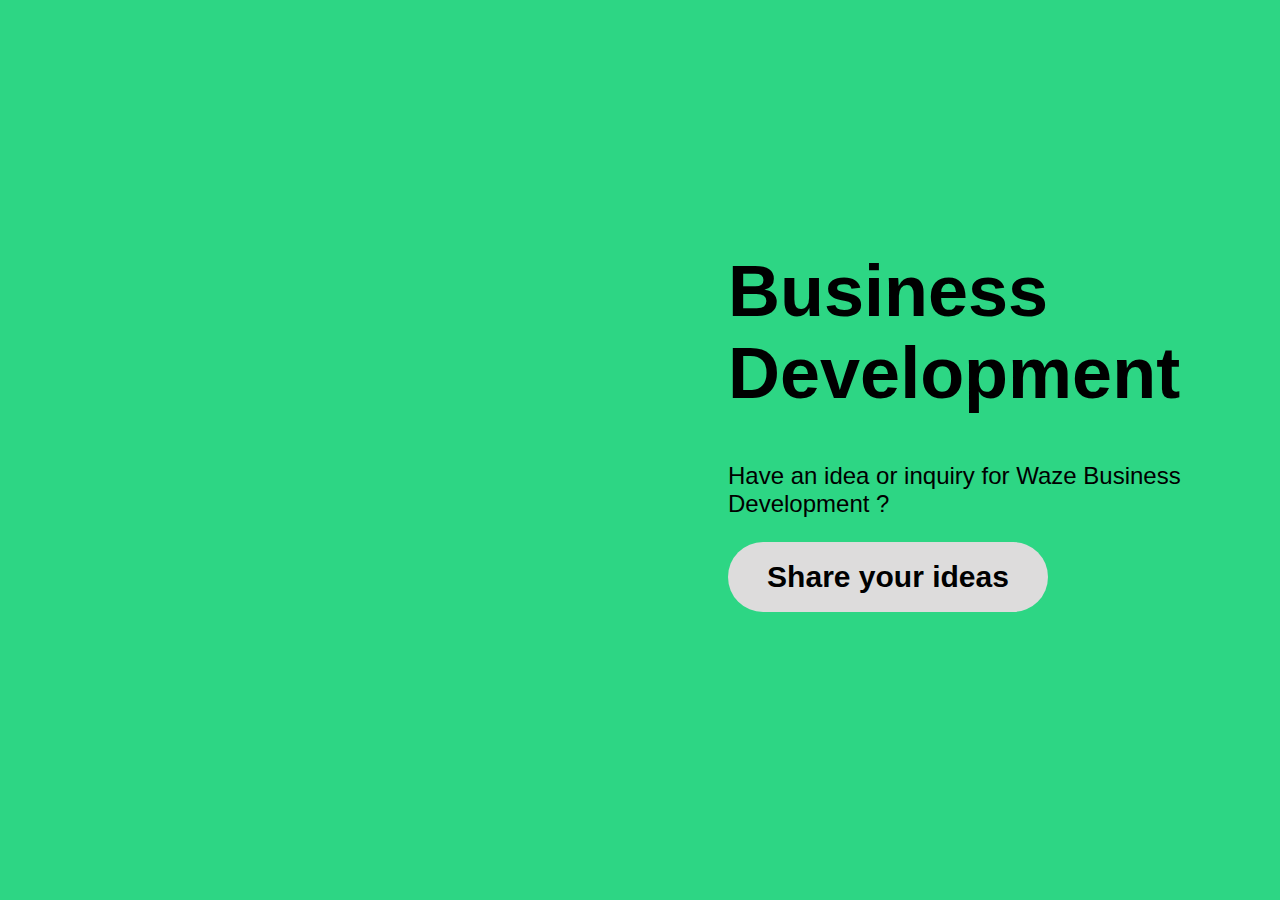
<file: Box-Model/index.html>
<!DOCTYPE html>
<html lang="en">
  <head>
    <meta charset="UTF-8" />
    <meta name="viewport" content="width=device-width, initial-scale=1.0" />
    <title>DAY 01- Assignment01</title>
    <link rel="stylesheet" href="style.css" />
  </head>
  <body>
    <div class="box">
      <h1 id="heading">Business <br />Development</h1>
      <p id="description">
        Have an idea or inquiry for Waze Business Development ?
      </p>
      <button class="share-button" type="button">Share your ideas</button>
    </div>
  </body>
</html>
</file>
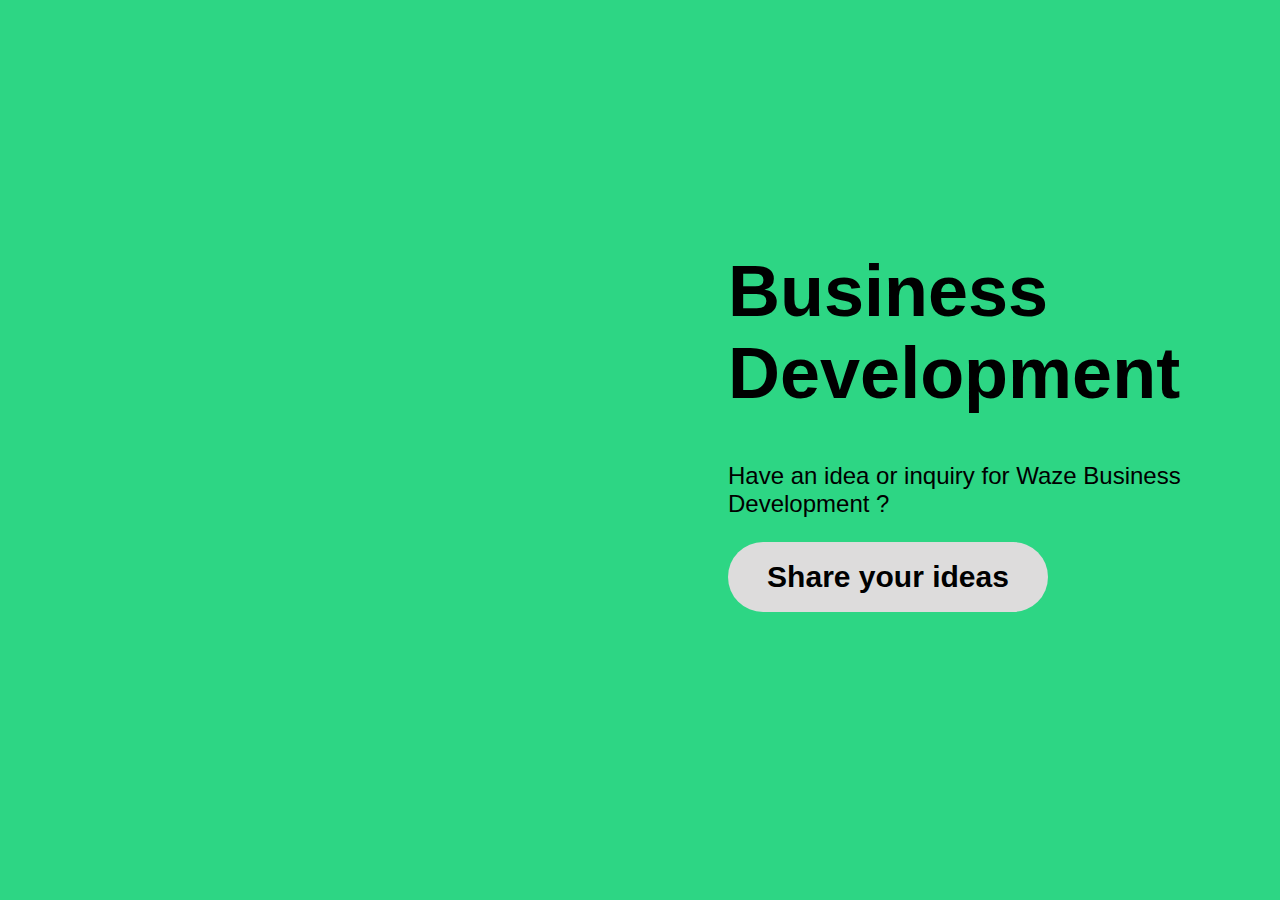
<file: Day-01/index.html>
<!DOCTYPE html>
<html lang="en">
  <head>
    <meta charset="UTF-8" />
    <meta name="viewport" content="width=device-width, initial-scale=1.0" />
    <title>DAY 01- Assignment01</title>
    <link rel="stylesheet" href="style.css" />
  </head>
  <body>
    <div class="box">
      <h1 id="heading">Business <br />Development</h1>
      <p id="description">
        Have an idea or inquiry for Waze Business Development ?
      </p>
      <button class="share-button" type="button">Share your ideas</button>
    </div>
  </body>
</html>
</file>
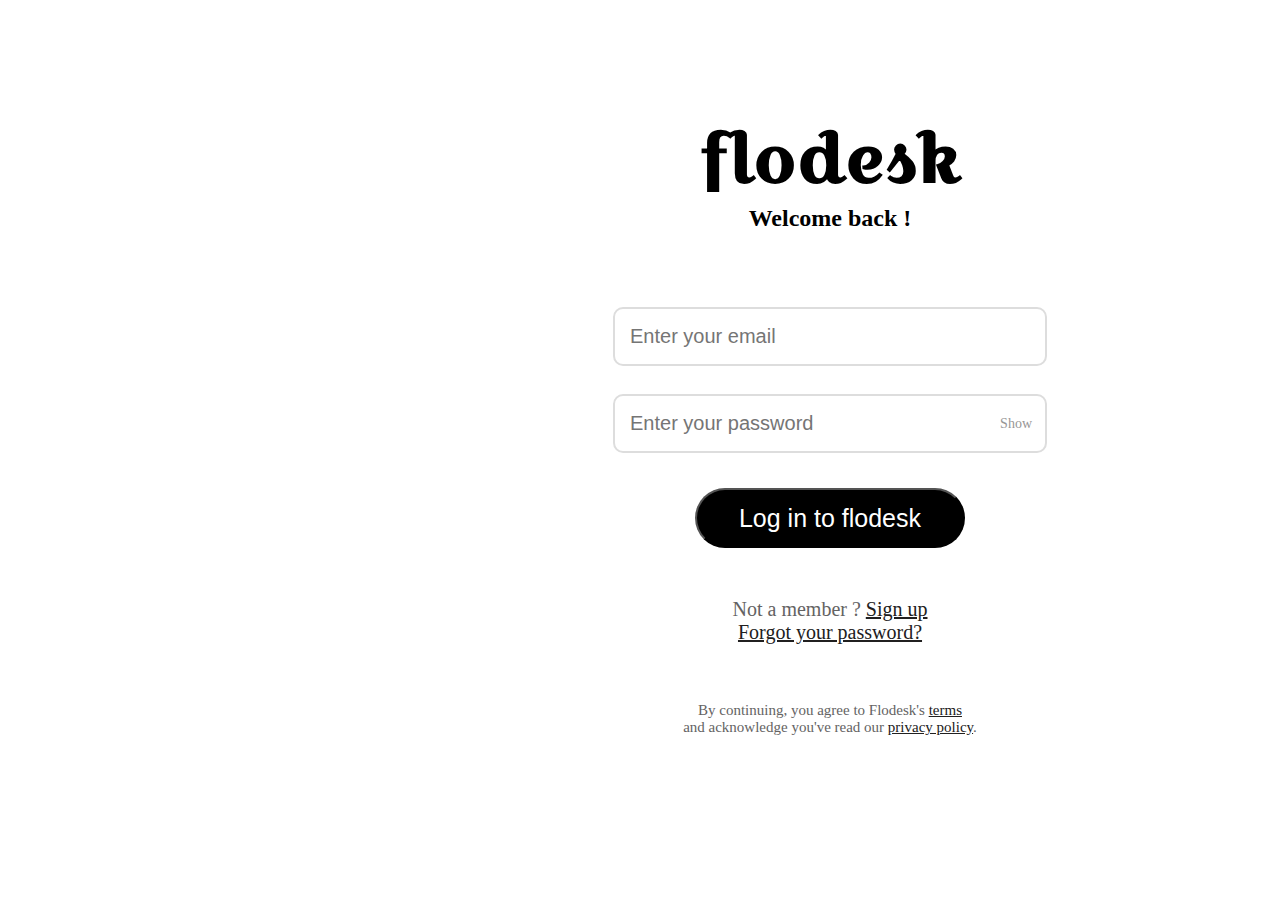
<file: Box-Model/project-4/index.html>
<!DOCTYPE html>
<html lang="en">
<head>
    <meta charset="UTF-8">
    <meta name="viewport" content="width=device-width, initial-scale=1.0">
    <title>Day - 01 Assignment - 04</title>
    <link rel="preconnect" href="https://fonts.googleapis.com">
<link rel="preconnect" href="https://fonts.gstatic.com" crossorigin>
<link href="https://fonts.googleapis.com/css2?family=Croissant+One&display=swap" rel="stylesheet">
    <link rel="stylesheet" href="style.css">
</head>
<body>
    <div class=" main-container">
        
        <div class="heading">
            <h1 class="brand-name"> flodesk</h1>
            <h2>Welcome back !</h2>
        </div>

        <form>
            <input class="text-field" type="text" id="email" name="email" placeholder="Enter your email">
            <br><br>
            <div class="password-wrapper">
                <input class="text-field" type="password" id="password" name="password" placeholder="Enter your password"> 
                <span class="show-inside">Show</span>
            </div>
            <br> <button class="login-button" type="submit">Log in to flodesk</button>
        </form>

        <p class="description"> Not a member ? <a href="#" class="links">Sign up</a><br>
                <a href="#" class="links">Forgot your password?</a>
        </p>
        <br>
        <p class="description" style="font-size: 15px;">By continuing, you agree to Flodesk's <a href="#" class="links">terms</a> 
            <br>and acknowledge you've read our <a href="#" class="links">privacy policy</a>.
        </p>
</body>
</html>
</file>
<file: Box-Model/style.css>
* {
  background-color: #2dd684;
  font-family: "Gill Sans", "Gill Sans MT", Calibri, "Trebuchet MS", sans-serif;
  text-align: left;
}

.box {
  height: auto;
  width: auto;
  margin-left: 720px;
  margin-top: 250px;
}

#heading {
  font-size: 72px;
}

#description {
  font-size: 24px;
}

.share-button {
  background-color: rgb(221, 220, 220);
  color: black;
  height: 70px;
  width: 320px;
  font-size: 30px;
  text-align: center;
  font-weight: bold;
  border: none;
  border-radius: 35px;
}
</file>
<file: Day-01/style.css>
* {
  background-color: #2dd684;
  font-family: "Gill Sans", "Gill Sans MT", Calibri, "Trebuchet MS", sans-serif;
  text-align: left;
}

.box {
  height: auto;
  width: auto;
  margin-left: 720px;
  margin-top: 250px;
}

#heading {
  font-size: 72px;
}

#description {
  font-size: 24px;
}

.share-button {
  background-color: rgb(221, 220, 220);
  color: black;
  height: 70px;
  width: 320px;
  font-size: 30px;
  text-align: center;
  font-weight: bold;
  border: none;
  border-radius: 35px;
}
</file>
<file: Box-Model/project-4/style.css>
* {
  margin: 0px;
  padding: 0px;
  text-align: center;
}

.main-container {
  width: 50%;
  height: 50em;
  margin: 30px;
  margin-left: 500px;
  padding: 10px;
}

.heading {
  margin: 70px;
}
.brand-name {
  font-family: "Croissant One", serif;
  font-weight: bold;
  font-style: normal;
  font-size: 67px;
}

.text-field {
  margin: 5px;
  background-color: rgb(255, 255, 255);
  color: rgb(0, 0, 0);
  border: 2px solid rgb(221, 221, 221);
  border-radius: 10px;
  text-align: left;
  height: 25px;
  width: 400px;
  font-size: 20px;
  padding: 15px;
}

.password-wrapper {
  position: relative;
  display: inline-block;
}

.show-inside {
  position: absolute;
  right: 20px;
  top: 50%;
  transform: translateY(-50%);
  font-size: 14px;
  color: #979696;
  cursor: pointer;
  user-select: none;
}

.login-button {
  margin: 30px;
  background-color: rgb(0, 0, 0);
  color: rgb(255, 255, 255);
  border-radius: 35px;
  height: 60px;
  width: 270px;
  font-size: 25px;
}

.description {
  color: rgb(100, 99, 99);
  font-size: 20px;
  margin: 20px;
}

.links {
  color: rgb(33, 32, 32);
}
</file>
